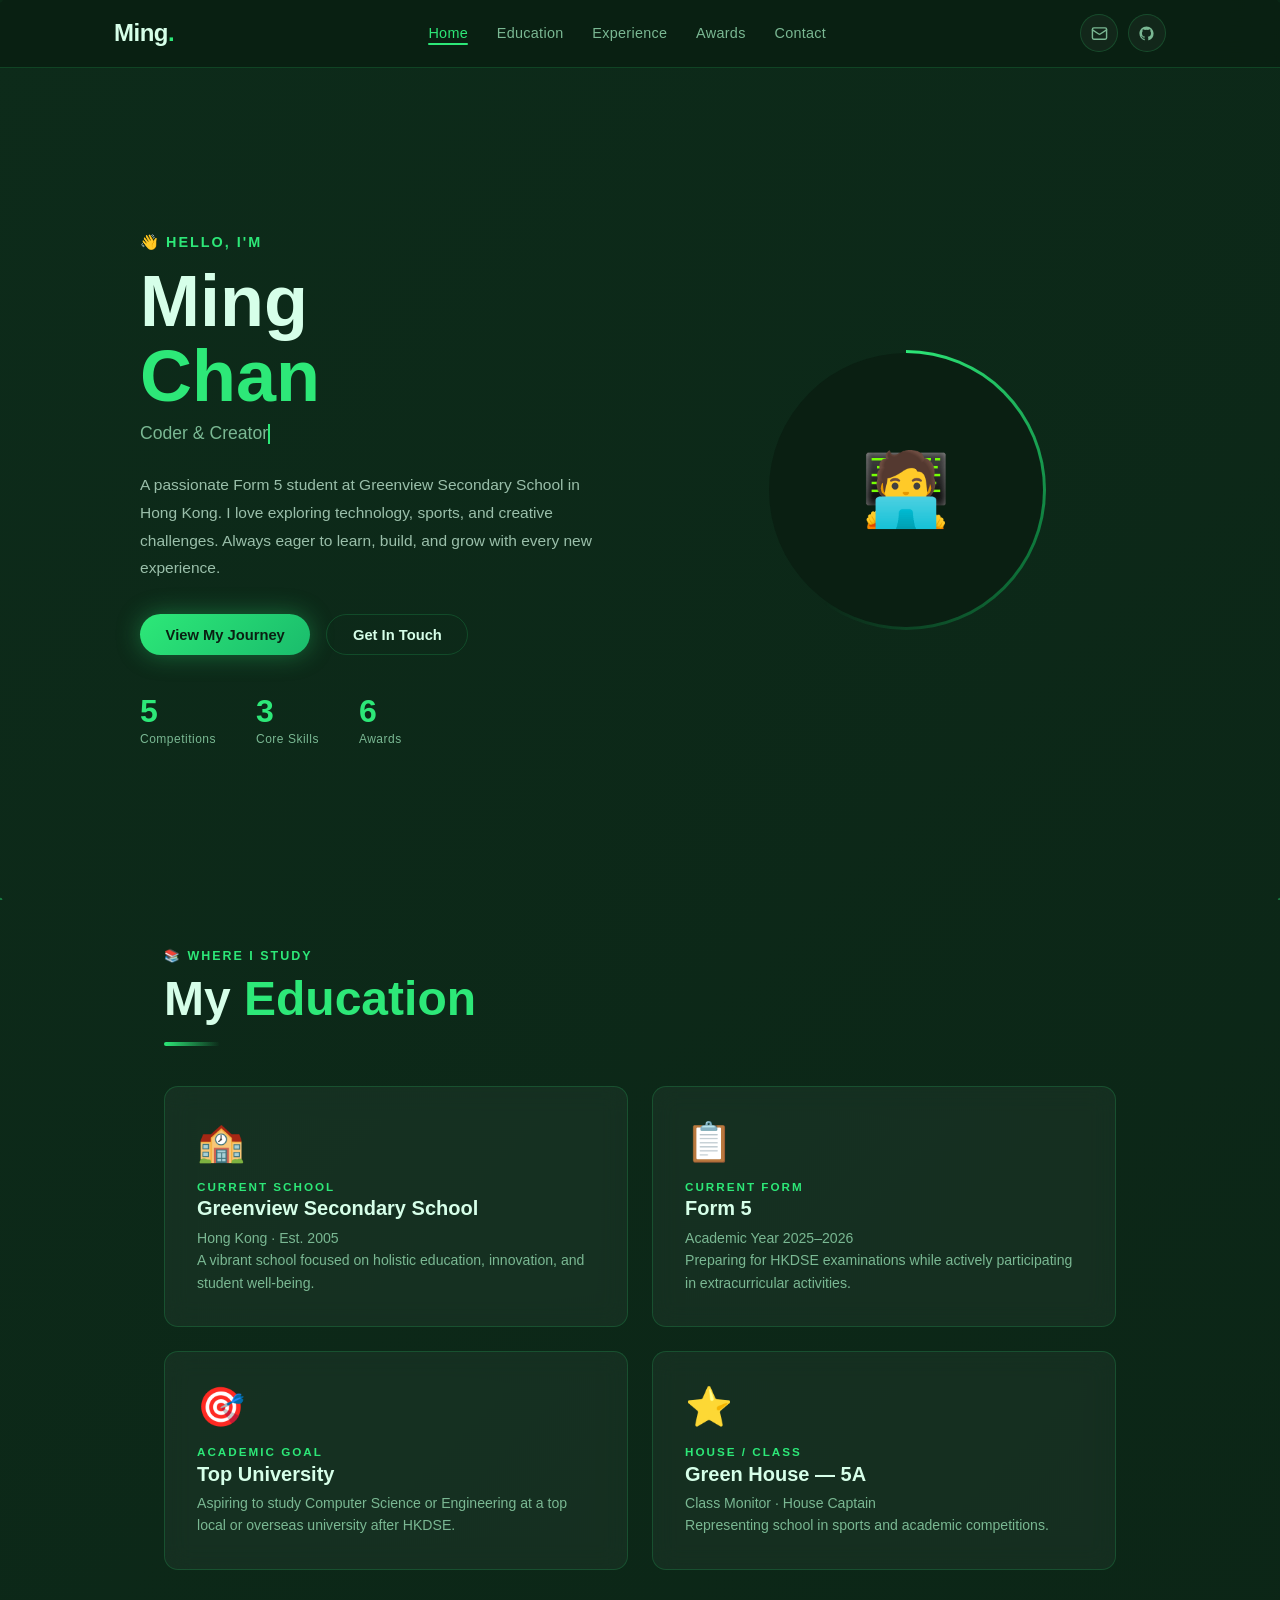
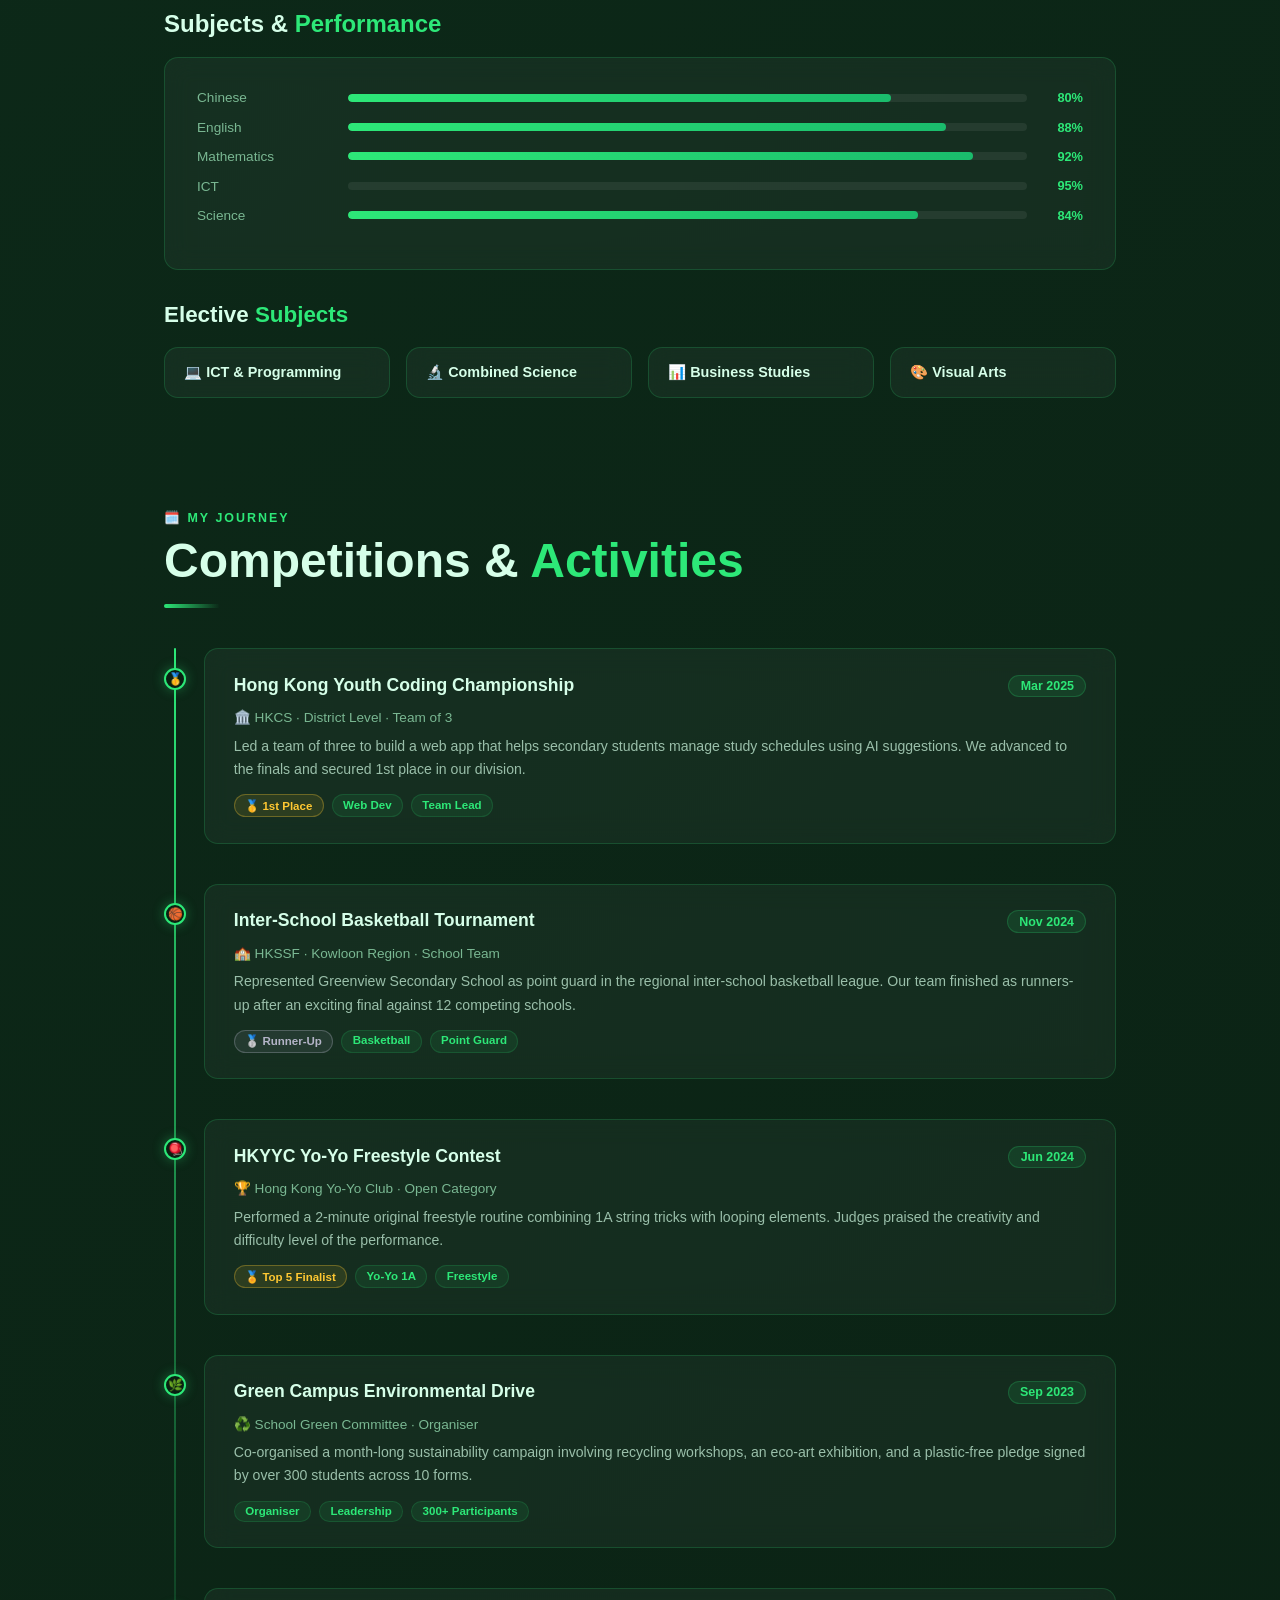
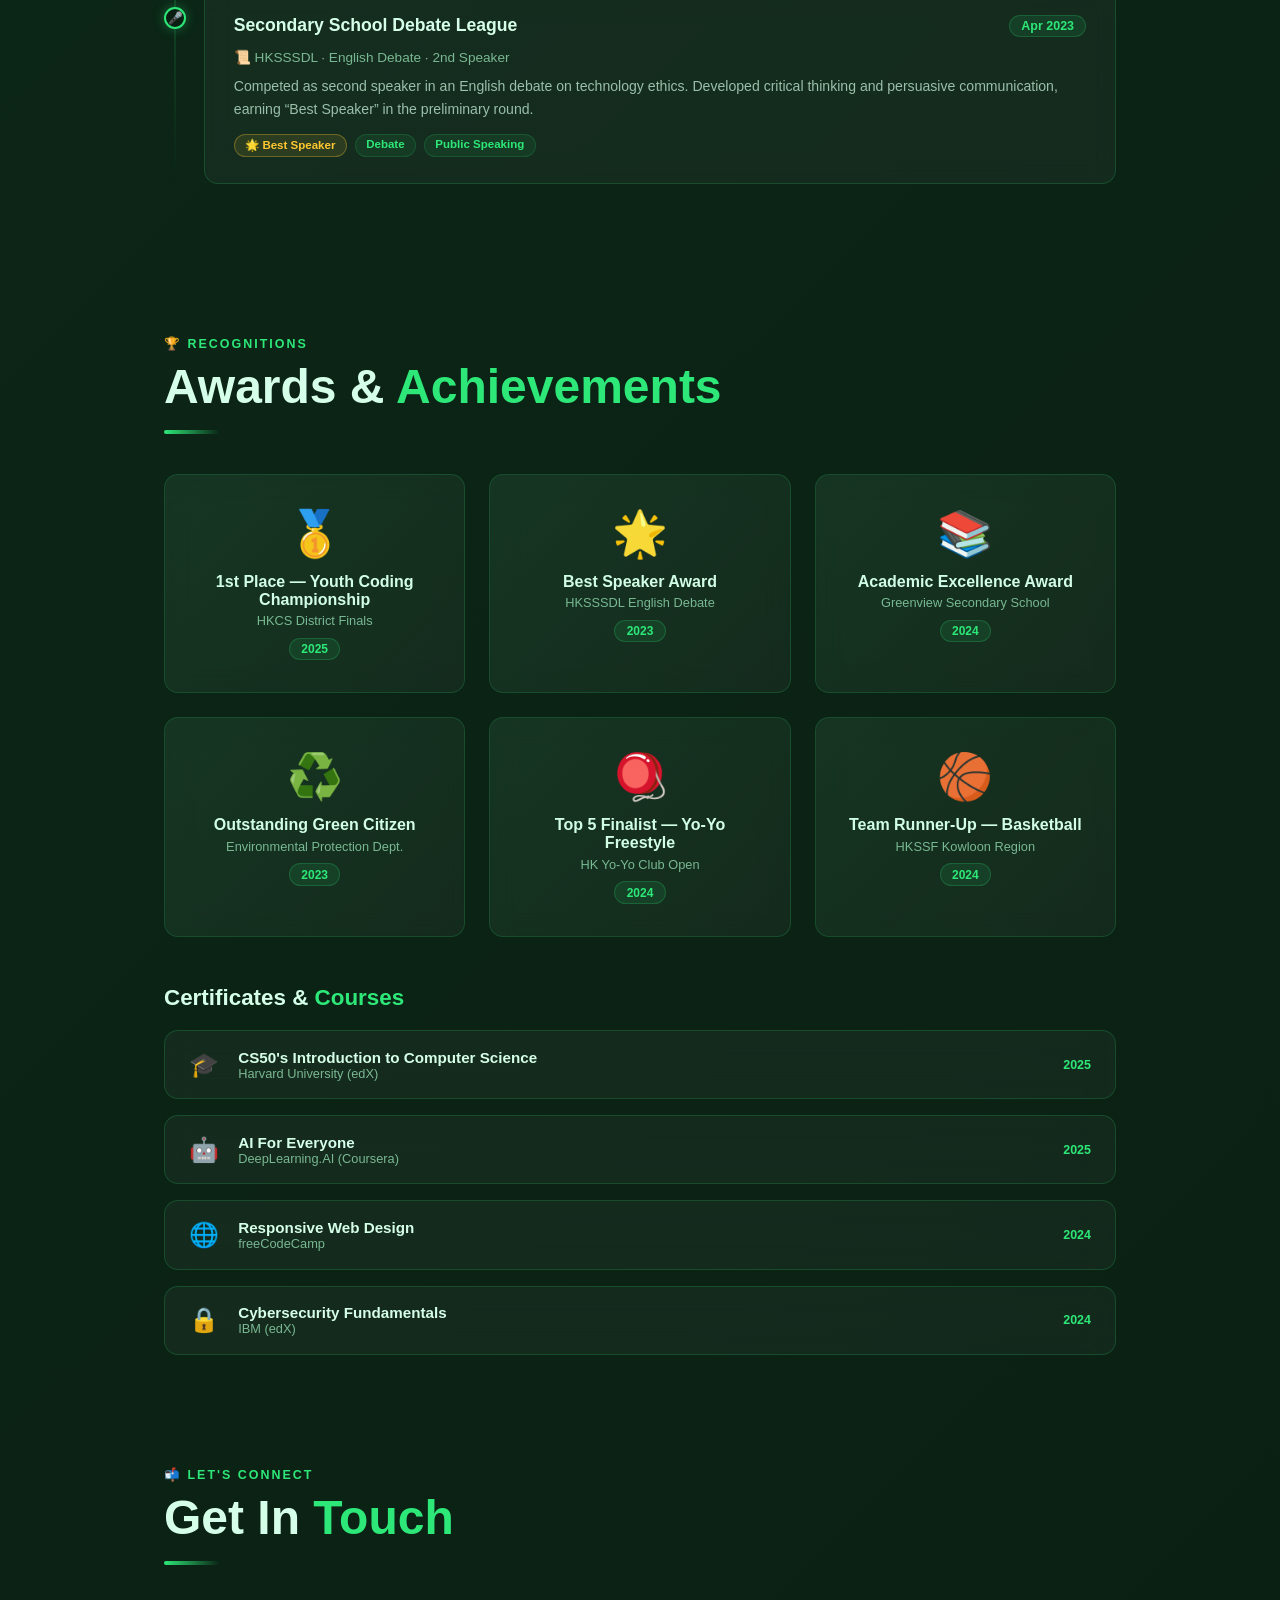
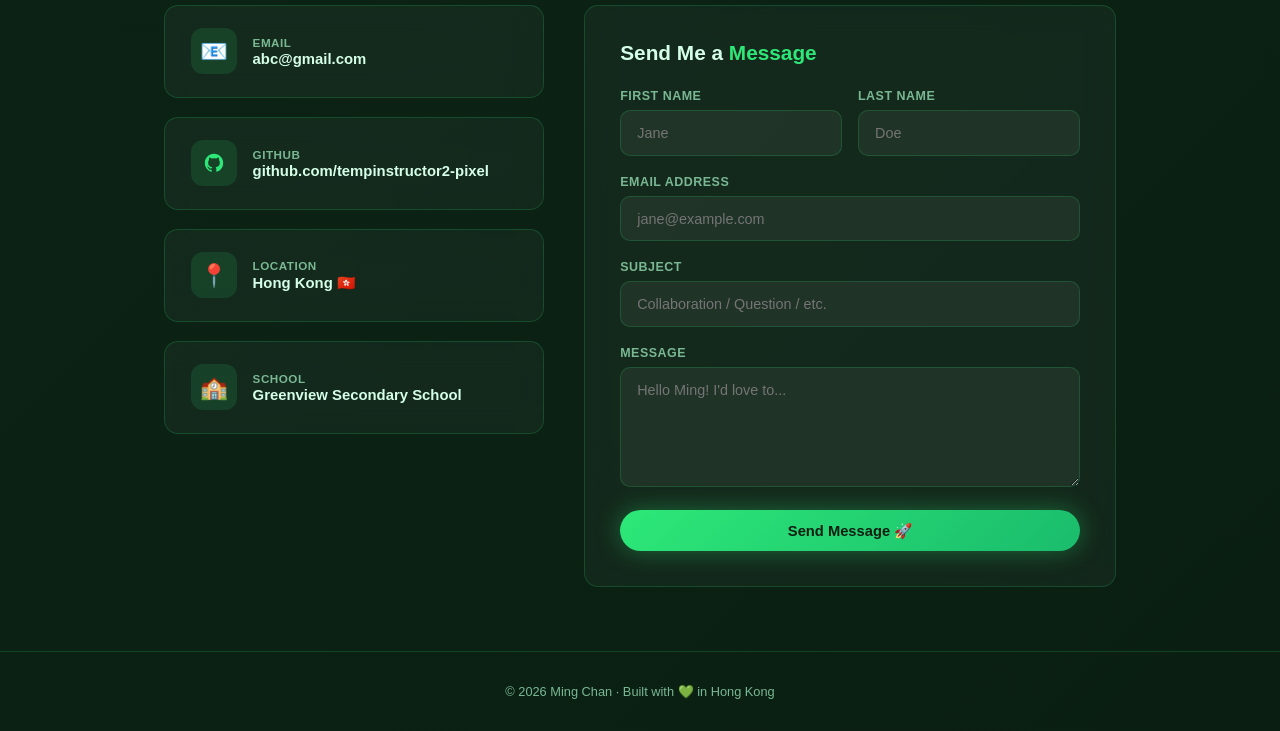
<file: index.html>
<!DOCTYPE html>
<html lang="en">
<head>
  <meta charset="UTF-8"/>
  <meta name="viewport" content="width=device-width,initial-scale=1.0"/>
  <title>Ming Chan — Home</title>
  <link rel="stylesheet" href="style.css"/>
  <script src="main.js" defer></script>
</head>
<body>

<nav class="navbar" id="navbar">
  <div class="nav-container">
    <a class="nav-logo" href="index.html">Ming<span class="dot">.</span></a>
    <ul class="nav-links" id="navLinks">
      <li><a href="#home"         class="nav-link">Home</a></li>
      <li><a href="#education"    class="nav-link">Education</a></li>
      <li><a href="#experience"   class="nav-link">Experience</a></li>
      <li><a href="#achievements" class="nav-link">Awards</a></li>
      <li><a href="#contact"      class="nav-link">Contact</a></li>
    </ul>
    <div class="nav-actions">
      <a href="mailto:abc@gmail.com" class="icon-btn" title="Email Me">
        <svg xmlns="http://www.w3.org/2000/svg" viewBox="0 0 24 24" fill="none"
             stroke="currentColor" stroke-width="2" stroke-linecap="round" stroke-linejoin="round">
          <rect x="2" y="4" width="20" height="16" rx="2"/>
          <path d="m22 7-8.97 5.7a1.94 1.94 0 0 1-2.06 0L2 7"/>
        </svg>
      </a>
      <a href="https://github.com/tempinstructor2-pixel" target="_blank" class="icon-btn" title="GitHub">
        <svg viewBox="0 0 24 24" fill="currentColor">
          <path d="M12 2C6.477 2 2 6.484 2 12.017c0 4.425 2.865 8.18 6.839 9.504.5.092.682-.217.682-.483
          0-.237-.008-.868-.013-1.703-2.782.605-3.369-1.343-3.369-1.343-.454-1.158-1.11-1.466-1.11-1.466
          -.908-.62.069-.608.069-.608 1.003.07 1.531 1.032 1.531 1.032.892 1.53 2.341 1.088 2.91.832
          .092-.647.35-1.088.636-1.338-2.22-.253-4.555-1.113-4.555-4.951 0-1.093.39-1.988 1.029-2.688
          -.103-.253-.446-1.272.098-2.65 0 0 .84-.27 2.75 1.026A9.564 9.564 0 0 1 12 6.844a9.59 9.59 0 0 1
          2.504.337c1.909-1.296 2.747-1.027 2.747-1.027.546 1.379.202 2.398.1 2.651.64.7 1.028 1.595
          1.028 2.688 0 3.848-2.339 4.695-4.566 4.943.359.309.678.92.678 1.855 0 1.338-.012 2.419-.012
          2.747 0 .268.18.58.688.482A10.019 10.019 0 0 0 22 12.017C22 6.484 17.522 2 12 2z"/>
        </svg>
      </a>
      <button class="hamburger" id="hamburger" aria-label="Toggle menu">
        <span></span><span></span><span></span>
      </button>
    </div>
  </div>
</nav>

<main class="page">
  <section class="hero" id="home">
    <div class="hero-inner">
      <div>
        <p class="hero-greeting fade-up">&#x1F44B; Hello, I'm</p>
        <h1 class="hero-name fade-up">Ming<br/><span>Chan</span></h1>
        <p class="hero-tagline fade-up"><span id="typed-text"></span><span class="cursor"></span></p>
        <p class="hero-desc fade-up">
          A passionate Form 5 student at Greenview Secondary School in Hong Kong.
          I love exploring technology, sports, and creative challenges.
          Always eager to learn, build, and grow with every new experience.
        </p>
        <div class="hero-cta fade-up">
          <a href="experience.html" class="btn-green">View My Journey</a>
          <a href="contact.html"    class="btn-outline">Get In Touch</a>
        </div>
        <div class="stats fade-up">
          <div class="stat"><span class="stat-num" data-target="5">0</span><div class="stat-label">Competitions</div></div>
          <div class="stat"><span class="stat-num" data-target="3">0</span><div class="stat-label">Core Skills</div></div>
          <div class="stat"><span class="stat-num" data-target="6">0</span><div class="stat-label">Awards</div></div>
        </div>
      </div>
      <div class="hero-avatar-wrap fade-up">
        <div class="avatar-ring">
          <div class="avatar-inner">&#x1F9D1;&#x200D;&#x1F4BB;</div>
        </div>
      </div>
    </div>
  </section>

  <section id="education">
    <div class="section-wrap compact">
      <p class="section-tag fade-up">&#x1F4DA; Where I Study</p>
      <h2 class="section-title fade-up">My <span>Education</span></h2>
      <div class="section-divider fade-up"></div>

      <div class="edu-grid">
        <div class="glass-card edu-card fade-up">
          <div class="edu-icon">&#x1F3EB;</div>
          <div class="edu-label">Current School</div>
          <div class="edu-value">Greenview Secondary School</div>
          <div class="edu-sub">Hong Kong &middot; Est. 2005<br/>A vibrant school focused on holistic education, innovation, and student well-being.</div>
        </div>
        <div class="glass-card edu-card fade-up">
          <div class="edu-icon">&#x1F4CB;</div>
          <div class="edu-label">Current Form</div>
          <div class="edu-value">Form 5</div>
          <div class="edu-sub">Academic Year 2025&ndash;2026<br/>Preparing for HKDSE examinations while actively participating in extracurricular activities.</div>
        </div>
        <div class="glass-card edu-card fade-up">
          <div class="edu-icon">&#x1F3AF;</div>
          <div class="edu-label">Academic Goal</div>
          <div class="edu-value">Top University</div>
          <div class="edu-sub">Aspiring to study Computer Science or Engineering at a top local or overseas university after HKDSE.</div>
        </div>
        <div class="glass-card edu-card fade-up">
          <div class="edu-icon">&#x2B50;</div>
          <div class="edu-label">House / Class</div>
          <div class="edu-value">Green House &mdash; 5A</div>
          <div class="edu-sub">Class Monitor &middot; House Captain<br/>Representing school in sports and academic competitions.</div>
        </div>
      </div>

      <h3 style="font-size:1.5rem;font-weight:800;margin-bottom:1.2rem" class="fade-up">
        Subjects &amp; <span style="color:var(--green)">Performance</span>
      </h3>
      <div class="glass-card bar-wrap fade-up">
        <div class="bar-row"><div class="bar-subject">Chinese</div>
          <div class="bar-track"><div class="bar-fill" data-pct="80"></div></div>
          <div class="bar-pct">80%</div></div>
        <div class="bar-row"><div class="bar-subject">English</div>
          <div class="bar-track"><div class="bar-fill" data-pct="88"></div></div>
          <div class="bar-pct">88%</div></div>
        <div class="bar-row"><div class="bar-subject">Mathematics</div>
          <div class="bar-track"><div class="bar-fill" data-pct="92"></div></div>
          <div class="bar-pct">92%</div></div>
        <div class="bar-row"><div class="bar-subject">ICT</div>
          <div class="bar-track"><div class="bar-fill" data-pct="95"></div></div>
          <div class="bar-pct">95%</div></div>
        <div class="bar-row"><div class="bar-subject">Science</div>
          <div class="bar-track"><div class="bar-fill" data-pct="84"></div></div>
          <div class="bar-pct">84%</div></div>
      </div>

      <h3 style="font-size:1.4rem;font-weight:800;margin-bottom:1.2rem" class="fade-up">
        Elective <span style="color:var(--green)">Subjects</span>
      </h3>
      <div class="course-grid">
        <div class="glass-card course-chip fade-up">&#x1F4BB; ICT &amp; Programming</div>
        <div class="glass-card course-chip fade-up">&#x1F52C; Combined Science</div>
        <div class="glass-card course-chip fade-up">&#x1F4CA; Business Studies</div>
        <div class="glass-card course-chip fade-up">&#x1F3A8; Visual Arts</div>
      </div>
    </div>
  </section>

  <section id="experience">
    <div class="section-wrap compact">
      <p class="section-tag fade-up">&#x1F5D3;&#xFE0F; My Journey</p>
      <h2 class="section-title fade-up">Competitions &amp; <span>Activities</span></h2>
      <div class="section-divider fade-up"></div>

      <div class="timeline">
        <div class="tl-item fade-up">
          <div class="tl-dot">&#x1F947;</div>
          <div class="glass-card tl-card">
            <div class="tl-header">
              <div class="tl-title">Hong Kong Youth Coding Championship</div>
              <div class="tl-date">Mar 2025</div>
            </div>
            <div class="tl-org">&#x1F3DB;&#xFE0F; HKCS &middot; District Level &middot; Team of 3</div>
            <div class="tl-desc">Led a team of three to build a web app that helps secondary students
              manage study schedules using AI suggestions. We advanced to the finals and secured
              1st place in our division.</div>
            <div class="tl-badges">
              <span class="tl-badge gold">&#x1F947; 1st Place</span>
              <span class="tl-badge">Web Dev</span>
              <span class="tl-badge">Team Lead</span>
            </div>
          </div>
        </div>

        <div class="tl-item fade-up">
          <div class="tl-dot">&#x1F3C0;</div>
          <div class="glass-card tl-card">
            <div class="tl-header">
              <div class="tl-title">Inter-School Basketball Tournament</div>
              <div class="tl-date">Nov 2024</div>
            </div>
            <div class="tl-org">&#x1F3EB; HKSSF &middot; Kowloon Region &middot; School Team</div>
            <div class="tl-desc">Represented Greenview Secondary School as point guard in the regional
              inter-school basketball league. Our team finished as runners-up after an exciting final
              against 12 competing schools.</div>
            <div class="tl-badges">
              <span class="tl-badge silver">&#x1F948; Runner-Up</span>
              <span class="tl-badge">Basketball</span>
              <span class="tl-badge">Point Guard</span>
            </div>
          </div>
        </div>

        <div class="tl-item fade-up">
          <div class="tl-dot">&#x1FA80;</div>
          <div class="glass-card tl-card">
            <div class="tl-header">
              <div class="tl-title">HKYYC Yo-Yo Freestyle Contest</div>
              <div class="tl-date">Jun 2024</div>
            </div>
            <div class="tl-org">&#x1F3C6; Hong Kong Yo-Yo Club &middot; Open Category</div>
            <div class="tl-desc">Performed a 2-minute original freestyle routine combining 1A string
              tricks with looping elements. Judges praised the creativity and difficulty level
              of the performance.</div>
            <div class="tl-badges">
              <span class="tl-badge gold">&#x1F3C5; Top 5 Finalist</span>
              <span class="tl-badge">Yo-Yo 1A</span>
              <span class="tl-badge">Freestyle</span>
            </div>
          </div>
        </div>

        <div class="tl-item fade-up">
          <div class="tl-dot">&#x1F33F;</div>
          <div class="glass-card tl-card">
            <div class="tl-header">
              <div class="tl-title">Green Campus Environmental Drive</div>
              <div class="tl-date">Sep 2023</div>
            </div>
            <div class="tl-org">&#x267B;&#xFE0F; School Green Committee &middot; Organiser</div>
            <div class="tl-desc">Co-organised a month-long sustainability campaign involving recycling
              workshops, an eco-art exhibition, and a plastic-free pledge signed by over 300
              students across 10 forms.</div>
            <div class="tl-badges">
              <span class="tl-badge">Organiser</span>
              <span class="tl-badge">Leadership</span>
              <span class="tl-badge">300+ Participants</span>
            </div>
          </div>
        </div>

        <div class="tl-item fade-up">
          <div class="tl-dot">&#x1F3A4;</div>
          <div class="glass-card tl-card">
            <div class="tl-header">
              <div class="tl-title">Secondary School Debate League</div>
              <div class="tl-date">Apr 2023</div>
            </div>
            <div class="tl-org">&#x1F4DC; HKSSSDL &middot; English Debate &middot; 2nd Speaker</div>
            <div class="tl-desc">Competed as second speaker in an English debate on technology ethics.
              Developed critical thinking and persuasive communication, earning &ldquo;Best Speaker&rdquo;
              in the preliminary round.</div>
            <div class="tl-badges">
              <span class="tl-badge gold">&#x1F31F; Best Speaker</span>
              <span class="tl-badge">Debate</span>
              <span class="tl-badge">Public Speaking</span>
            </div>
          </div>
        </div>
      </div>
    </div>
  </section>

  <section id="achievements">
    <div class="section-wrap compact">
      <p class="section-tag fade-up">&#x1F3C6; Recognitions</p>
      <h2 class="section-title fade-up">Awards &amp; <span>Achievements</span></h2>
      <div class="section-divider fade-up"></div>

      <div class="award-grid">
        <div class="glass-card award-card fade-up">
          <span class="award-icon">&#x1F947;</span>
          <div class="award-title">1st Place &mdash; Youth Coding Championship</div>
          <div class="award-org">HKCS District Finals</div>
          <span class="award-year">2025</span>
        </div>
        <div class="glass-card award-card fade-up">
          <span class="award-icon">&#x1F31F;</span>
          <div class="award-title">Best Speaker Award</div>
          <div class="award-org">HKSSSDL English Debate</div>
          <span class="award-year">2023</span>
        </div>
        <div class="glass-card award-card fade-up">
          <span class="award-icon">&#x1F4DA;</span>
          <div class="award-title">Academic Excellence Award</div>
          <div class="award-org">Greenview Secondary School</div>
          <span class="award-year">2024</span>
        </div>
        <div class="glass-card award-card fade-up">
          <span class="award-icon">&#x267B;&#xFE0F;</span>
          <div class="award-title">Outstanding Green Citizen</div>
          <div class="award-org">Environmental Protection Dept.</div>
          <span class="award-year">2023</span>
        </div>
        <div class="glass-card award-card fade-up">
          <span class="award-icon">&#x1FA80;</span>
          <div class="award-title">Top 5 Finalist &mdash; Yo-Yo Freestyle</div>
          <div class="award-org">HK Yo-Yo Club Open</div>
          <span class="award-year">2024</span>
        </div>
        <div class="glass-card award-card fade-up">
          <span class="award-icon">&#x1F3C0;</span>
          <div class="award-title">Team Runner-Up &mdash; Basketball</div>
          <div class="award-org">HKSSF Kowloon Region</div>
          <span class="award-year">2024</span>
        </div>
      </div>

      <h3 style="font-size:1.4rem;font-weight:800;margin:3rem 0 1.2rem" class="fade-up">
        Certificates &amp; <span style="color:var(--green)">Courses</span>
      </h3>
      <div class="cert-list">
        <div class="glass-card cert-row fade-up">
          <span class="cert-icon">&#x1F393;</span>
          <div><div class="cert-name">CS50's Introduction to Computer Science</div>
            <div class="cert-issuer">Harvard University (edX)</div></div>
          <div class="cert-date">2025</div>
        </div>
        <div class="glass-card cert-row fade-up">
          <span class="cert-icon">&#x1F916;</span>
          <div><div class="cert-name">AI For Everyone</div>
            <div class="cert-issuer">DeepLearning.AI (Coursera)</div></div>
          <div class="cert-date">2025</div>
        </div>
        <div class="glass-card cert-row fade-up">
          <span class="cert-icon">&#x1F310;</span>
          <div><div class="cert-name">Responsive Web Design</div>
            <div class="cert-issuer">freeCodeCamp</div></div>
          <div class="cert-date">2024</div>
        </div>
        <div class="glass-card cert-row fade-up">
          <span class="cert-icon">&#x1F512;</span>
          <div><div class="cert-name">Cybersecurity Fundamentals</div>
            <div class="cert-issuer">IBM (edX)</div></div>
          <div class="cert-date">2024</div>
        </div>
      </div>
    </div>
  </section>

  <section id="contact">
    <div class="section-wrap compact">
      <p class="section-tag fade-up">&#x1F4EC; Let's Connect</p>
      <h2 class="section-title fade-up">Get In <span>Touch</span></h2>
      <div class="section-divider fade-up"></div>

      <div class="contact-grid">
        <div class="contact-info">
          <a href="mailto:abc@gmail.com" class="glass-card info-card fade-up">
            <div class="info-icon">&#x1F4E7;</div>
            <div><div class="info-label">Email</div>
              <div class="info-val">abc@gmail.com</div></div>
          </a>
          <a href="https://github.com/tempinstructor2-pixel" target="_blank" class="glass-card info-card fade-up">
            <div class="info-icon"><svg viewBox="0 0 24 24" fill="currentColor" style="width:22px;height:22px;color:var(--green)">
    <path d="M12 2C6.477 2 2 6.484 2 12.017c0 4.425 2.865 8.18 6.839 9.504.5.092.682-.217.682-.483
    0-.237-.008-.868-.013-1.703-2.782.605-3.369-1.343-3.369-1.343-.454-1.158-1.11-1.466-1.11-1.466
    -.908-.62.069-.608.069-.608 1.003.07 1.531 1.032 1.531 1.032.892 1.53 2.341 1.088 2.91.832
    .092-.647.35-1.088.636-1.338-2.22-.253-4.555-1.113-4.555-4.951 0-1.093.39-1.988 1.029-2.688
    -.103-.253-.446-1.272.098-2.65 0 0 .84-.27 2.75 1.026A9.564 9.564 0 0 1 12 6.844a9.59 9.59 0 0 1
    2.504.337c1.909-1.296 2.747-1.027 2.747-1.027.546 1.379.202 2.398.1 2.651.64.7 1.028 1.595
    1.028 2.688 0 3.848-2.339 4.695-4.566 4.943.359.309.678.92.678 1.855 0 1.338-.012 2.419-.012
    2.747 0 .268.18.58.688.482A10.019 10.019 0 0 0 22 12.017C22 6.484 17.522 2 12 2z"/>
  </svg></div>
            <div><div class="info-label">GitHub</div>
              <div class="info-val">github.com/tempinstructor2-pixel</div></div>
          </a>
          <div class="glass-card info-card fade-up" style="cursor:default">
            <div class="info-icon">&#x1F4CD;</div>
            <div><div class="info-label">Location</div>
              <div class="info-val">Hong Kong &#x1F1ED;&#x1F1F0;</div></div>
          </div>
          <div class="glass-card info-card fade-up" style="cursor:default">
            <div class="info-icon">&#x1F3EB;</div>
            <div><div class="info-label">School</div>
              <div class="info-val">Greenview Secondary School</div></div>
          </div>
        </div>

        <div class="glass-card form-card fade-up">
          <div class="form-title">Send Me a <span style="color:var(--green)">Message</span></div>
          <form id="contactForm" novalidate>
            <div class="form-row">
              <div class="form-group">
                <label for="fname">First Name</label>
                <input type="text" id="fname" placeholder="Jane" required/>
              </div>
              <div class="form-group">
                <label for="lname">Last Name</label>
                <input type="text" id="lname" placeholder="Doe" required/>
              </div>
            </div>
            <div class="form-group">
              <label for="femail">Email Address</label>
              <input type="email" id="femail" placeholder="jane@example.com" required/>
            </div>
            <div class="form-group">
              <label for="fsubject">Subject</label>
              <input type="text" id="fsubject" placeholder="Collaboration / Question / etc."/>
            </div>
            <div class="form-group">
              <label for="fmessage">Message</label>
              <textarea id="fmessage" placeholder="Hello Ming! I'd love to..." required></textarea>
            </div>
            <button type="submit" class="btn-green" style="width:100%;justify-content:center">
              Send Message &#x1F680;
            </button>
          </form>
        </div>
      </div>
    </div>
  </section>
</main>
<div class="toast" id="toast">&#x2705; Message sent! I'll get back to you soon.</div>
<footer class="footer"><p>&#169; 2026 Ming Chan &middot; Built with &#x1F49A; in Hong Kong</p></footer>
</body>
</html>
</file>
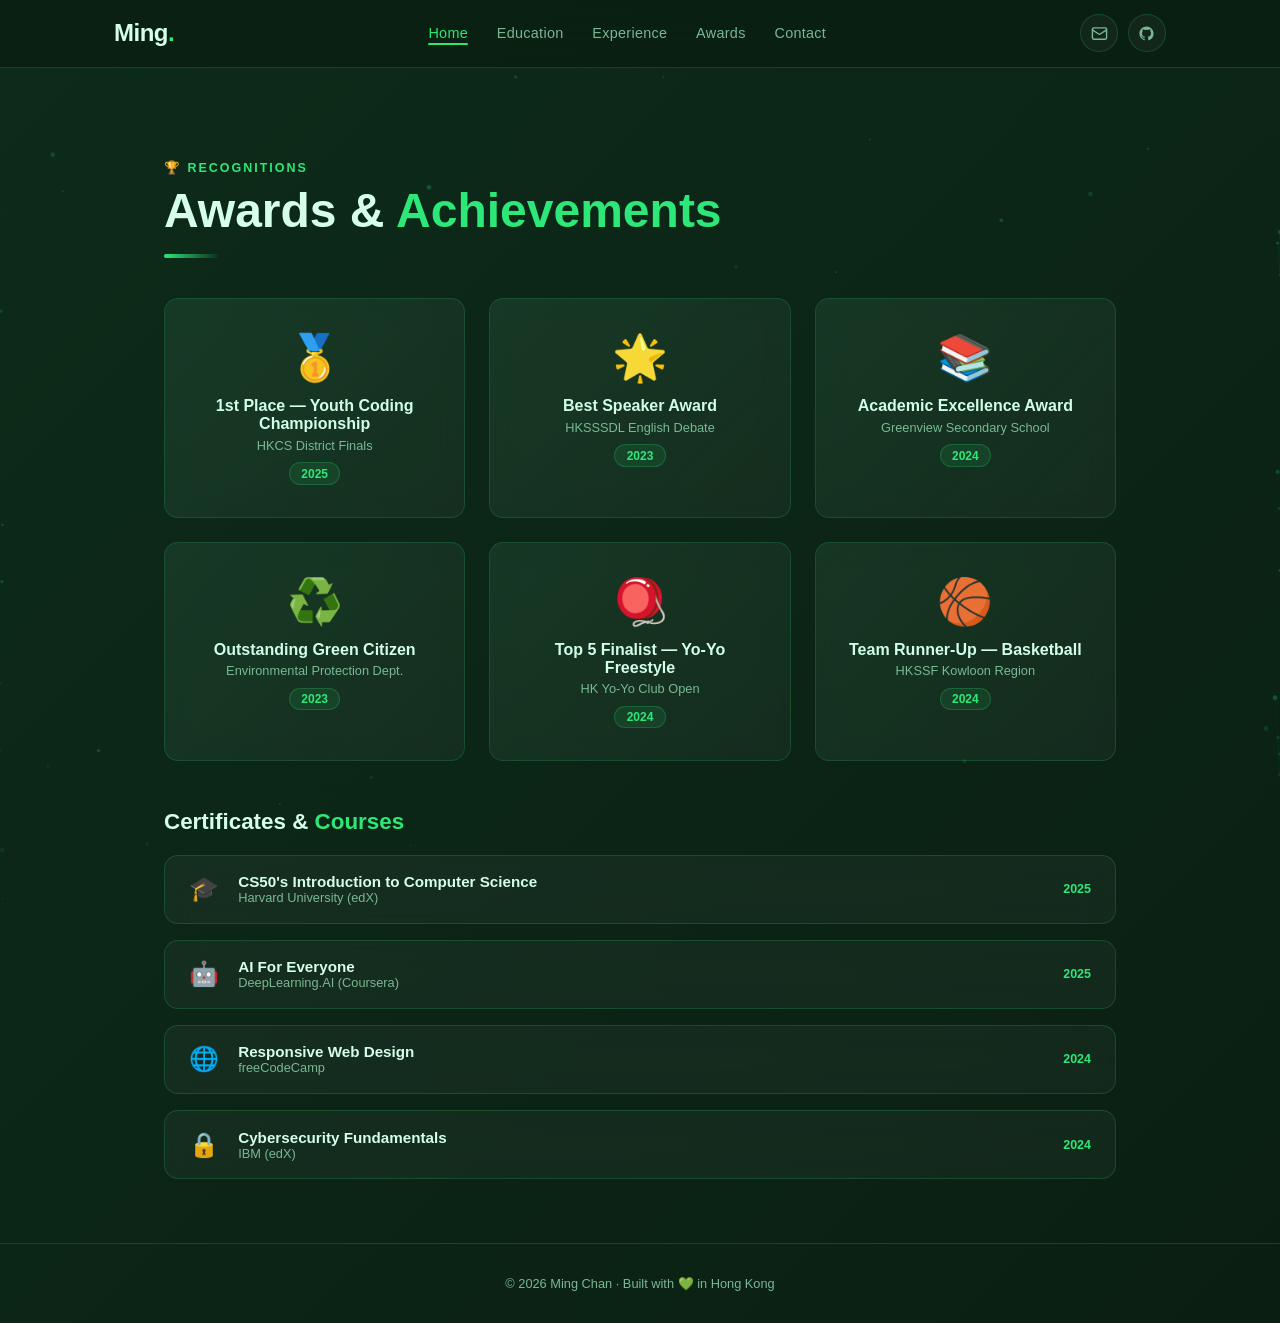
<file: achievements.html>
<!DOCTYPE html>
<html lang="en">
<head>
  <meta charset="UTF-8"/>
  <meta name="viewport" content="width=device-width,initial-scale=1.0"/>
  <title>Ming Chan — Awards</title>
  <link rel="stylesheet" href="style.css"/>
  <script src="main.js" defer></script>
</head>
<body>

<nav class="navbar" id="navbar">
  <div class="nav-container">
    <a class="nav-logo" href="index.html">Ming<span class="dot">.</span></a>
    <ul class="nav-links" id="navLinks">
      <li><a href="index.html#home"         class="nav-link">Home</a></li>
      <li><a href="index.html#education"    class="nav-link">Education</a></li>
      <li><a href="index.html#experience"   class="nav-link">Experience</a></li>
      <li><a href="index.html#achievements" class="nav-link">Awards</a></li>
      <li><a href="index.html#contact"      class="nav-link">Contact</a></li>
    </ul>
    <div class="nav-actions">
      <a href="mailto:abc@gmail.com" class="icon-btn" title="Email Me">
        <svg xmlns="http://www.w3.org/2000/svg" viewBox="0 0 24 24" fill="none"
             stroke="currentColor" stroke-width="2" stroke-linecap="round" stroke-linejoin="round">
          <rect x="2" y="4" width="20" height="16" rx="2"/>
          <path d="m22 7-8.97 5.7a1.94 1.94 0 0 1-2.06 0L2 7"/>
        </svg>
      </a>
      <a href="https://github.com/tempinstructor2-pixel" target="_blank" class="icon-btn" title="GitHub">
        <svg viewBox="0 0 24 24" fill="currentColor">
          <path d="M12 2C6.477 2 2 6.484 2 12.017c0 4.425 2.865 8.18 6.839 9.504.5.092.682-.217.682-.483
          0-.237-.008-.868-.013-1.703-2.782.605-3.369-1.343-3.369-1.343-.454-1.158-1.11-1.466-1.11-1.466
          -.908-.62.069-.608.069-.608 1.003.07 1.531 1.032 1.531 1.032.892 1.53 2.341 1.088 2.91.832
          .092-.647.35-1.088.636-1.338-2.22-.253-4.555-1.113-4.555-4.951 0-1.093.39-1.988 1.029-2.688
          -.103-.253-.446-1.272.098-2.65 0 0 .84-.27 2.75 1.026A9.564 9.564 0 0 1 12 6.844a9.59 9.59 0 0 1
          2.504.337c1.909-1.296 2.747-1.027 2.747-1.027.546 1.379.202 2.398.1 2.651.64.7 1.028 1.595
          1.028 2.688 0 3.848-2.339 4.695-4.566 4.943.359.309.678.92.678 1.855 0 1.338-.012 2.419-.012
          2.747 0 .268.18.58.688.482A10.019 10.019 0 0 0 22 12.017C22 6.484 17.522 2 12 2z"/>
        </svg>
      </a>
      <button class="hamburger" id="hamburger" aria-label="Toggle menu">
        <span></span><span></span><span></span>
      </button>
    </div>
  </div>
</nav>

<main class="page">
  <div class="section-wrap">
    <p class="section-tag fade-up">&#x1F3C6; Recognitions</p>
    <h2 class="section-title fade-up">Awards &amp; <span>Achievements</span></h2>
    <div class="section-divider fade-up"></div>

    <div class="award-grid">
      <div class="glass-card award-card fade-up">
        <span class="award-icon">&#x1F947;</span>
        <div class="award-title">1st Place &mdash; Youth Coding Championship</div>
        <div class="award-org">HKCS District Finals</div>
        <span class="award-year">2025</span>
      </div>
      <div class="glass-card award-card fade-up">
        <span class="award-icon">&#x1F31F;</span>
        <div class="award-title">Best Speaker Award</div>
        <div class="award-org">HKSSSDL English Debate</div>
        <span class="award-year">2023</span>
      </div>
      <div class="glass-card award-card fade-up">
        <span class="award-icon">&#x1F4DA;</span>
        <div class="award-title">Academic Excellence Award</div>
        <div class="award-org">Greenview Secondary School</div>
        <span class="award-year">2024</span>
      </div>
      <div class="glass-card award-card fade-up">
        <span class="award-icon">&#x267B;&#xFE0F;</span>
        <div class="award-title">Outstanding Green Citizen</div>
        <div class="award-org">Environmental Protection Dept.</div>
        <span class="award-year">2023</span>
      </div>
      <div class="glass-card award-card fade-up">
        <span class="award-icon">&#x1FA80;</span>
        <div class="award-title">Top 5 Finalist &mdash; Yo-Yo Freestyle</div>
        <div class="award-org">HK Yo-Yo Club Open</div>
        <span class="award-year">2024</span>
      </div>
      <div class="glass-card award-card fade-up">
        <span class="award-icon">&#x1F3C0;</span>
        <div class="award-title">Team Runner-Up &mdash; Basketball</div>
        <div class="award-org">HKSSF Kowloon Region</div>
        <span class="award-year">2024</span>
      </div>
    </div>

    <h3 style="font-size:1.4rem;font-weight:800;margin:3rem 0 1.2rem" class="fade-up">
      Certificates &amp; <span style="color:var(--green)">Courses</span>
    </h3>
    <div class="cert-list">
      <div class="glass-card cert-row fade-up">
        <span class="cert-icon">&#x1F393;</span>
        <div><div class="cert-name">CS50's Introduction to Computer Science</div>
          <div class="cert-issuer">Harvard University (edX)</div></div>
        <div class="cert-date">2025</div>
      </div>
      <div class="glass-card cert-row fade-up">
        <span class="cert-icon">&#x1F916;</span>
        <div><div class="cert-name">AI For Everyone</div>
          <div class="cert-issuer">DeepLearning.AI (Coursera)</div></div>
        <div class="cert-date">2025</div>
      </div>
      <div class="glass-card cert-row fade-up">
        <span class="cert-icon">&#x1F310;</span>
        <div><div class="cert-name">Responsive Web Design</div>
          <div class="cert-issuer">freeCodeCamp</div></div>
        <div class="cert-date">2024</div>
      </div>
      <div class="glass-card cert-row fade-up">
        <span class="cert-icon">&#x1F512;</span>
        <div><div class="cert-name">Cybersecurity Fundamentals</div>
          <div class="cert-issuer">IBM (edX)</div></div>
        <div class="cert-date">2024</div>
      </div>
    </div>
  </div>
</main>
<footer class="footer"><p>&#169; 2026 Ming Chan &middot; Built with &#x1F49A; in Hong Kong</p></footer>
</body>
</html>
</file>
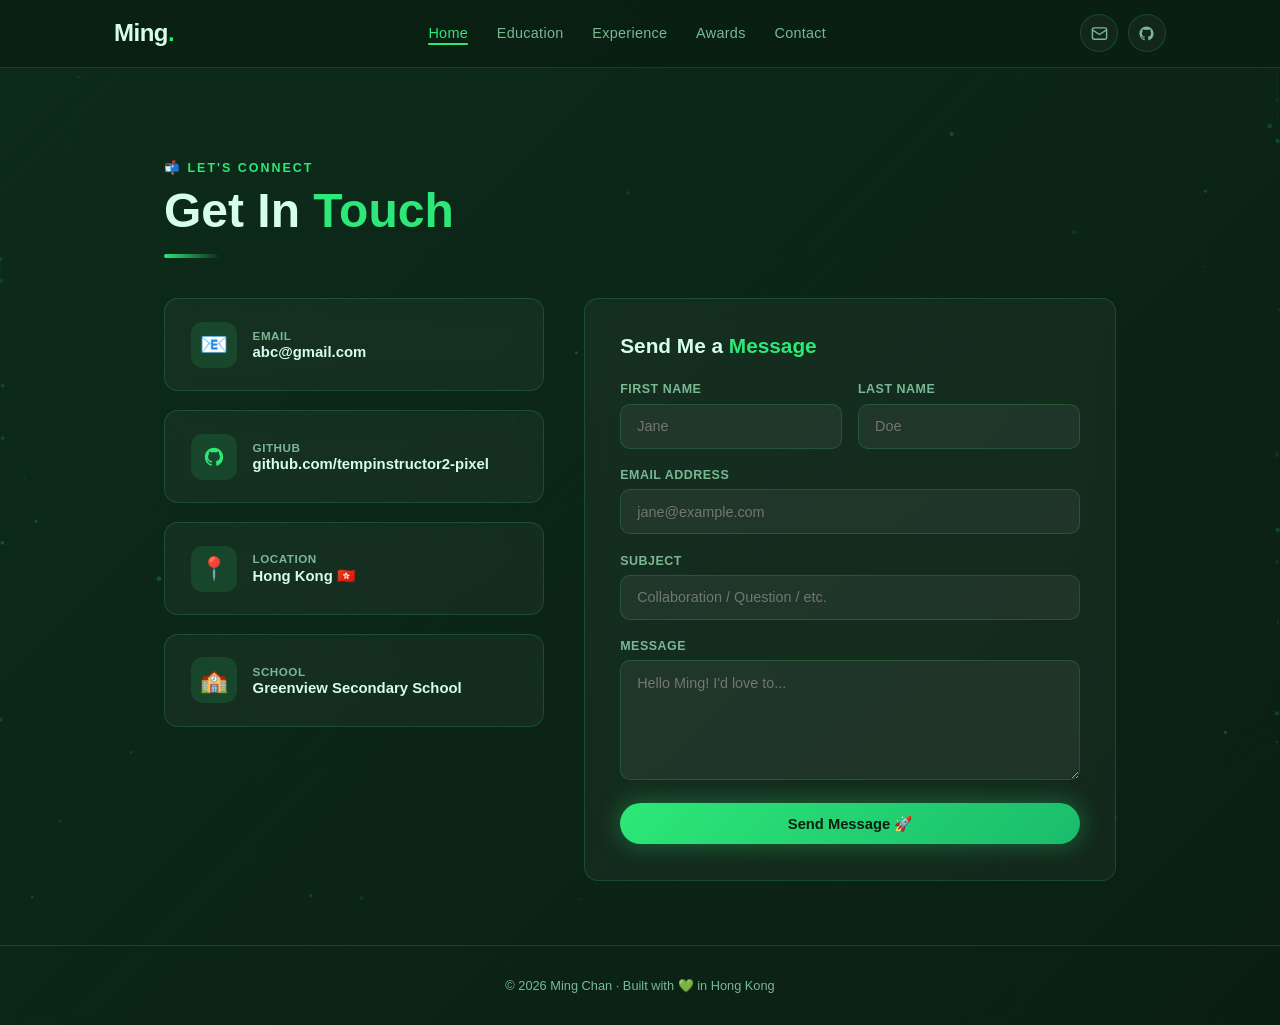
<file: contact.html>
<!DOCTYPE html>
<html lang="en">
<head>
  <meta charset="UTF-8"/>
  <meta name="viewport" content="width=device-width,initial-scale=1.0"/>
  <title>Ming Chan — Contact</title>
  <link rel="stylesheet" href="style.css"/>
  <script src="main.js" defer></script>
</head>
<body>

<nav class="navbar" id="navbar">
  <div class="nav-container">
    <a class="nav-logo" href="index.html">Ming<span class="dot">.</span></a>
    <ul class="nav-links" id="navLinks">
      <li><a href="index.html#home"         class="nav-link">Home</a></li>
      <li><a href="index.html#education"    class="nav-link">Education</a></li>
      <li><a href="index.html#experience"   class="nav-link">Experience</a></li>
      <li><a href="index.html#achievements" class="nav-link">Awards</a></li>
      <li><a href="index.html#contact"      class="nav-link">Contact</a></li>
    </ul>
    <div class="nav-actions">
      <a href="mailto:abc@gmail.com" class="icon-btn" title="Email Me">
        <svg xmlns="http://www.w3.org/2000/svg" viewBox="0 0 24 24" fill="none"
             stroke="currentColor" stroke-width="2" stroke-linecap="round" stroke-linejoin="round">
          <rect x="2" y="4" width="20" height="16" rx="2"/>
          <path d="m22 7-8.97 5.7a1.94 1.94 0 0 1-2.06 0L2 7"/>
        </svg>
      </a>
      <a href="https://github.com/tempinstructor2-pixel" target="_blank" class="icon-btn" title="GitHub">
        <svg viewBox="0 0 24 24" fill="currentColor">
          <path d="M12 2C6.477 2 2 6.484 2 12.017c0 4.425 2.865 8.18 6.839 9.504.5.092.682-.217.682-.483
          0-.237-.008-.868-.013-1.703-2.782.605-3.369-1.343-3.369-1.343-.454-1.158-1.11-1.466-1.11-1.466
          -.908-.62.069-.608.069-.608 1.003.07 1.531 1.032 1.531 1.032.892 1.53 2.341 1.088 2.91.832
          .092-.647.35-1.088.636-1.338-2.22-.253-4.555-1.113-4.555-4.951 0-1.093.39-1.988 1.029-2.688
          -.103-.253-.446-1.272.098-2.65 0 0 .84-.27 2.75 1.026A9.564 9.564 0 0 1 12 6.844a9.59 9.59 0 0 1
          2.504.337c1.909-1.296 2.747-1.027 2.747-1.027.546 1.379.202 2.398.1 2.651.64.7 1.028 1.595
          1.028 2.688 0 3.848-2.339 4.695-4.566 4.943.359.309.678.92.678 1.855 0 1.338-.012 2.419-.012
          2.747 0 .268.18.58.688.482A10.019 10.019 0 0 0 22 12.017C22 6.484 17.522 2 12 2z"/>
        </svg>
      </a>
      <button class="hamburger" id="hamburger" aria-label="Toggle menu">
        <span></span><span></span><span></span>
      </button>
    </div>
  </div>
</nav>

<main class="page">
  <div class="section-wrap">
    <p class="section-tag fade-up">&#x1F4EC; Let's Connect</p>
    <h2 class="section-title fade-up">Get In <span>Touch</span></h2>
    <div class="section-divider fade-up"></div>

    <div class="contact-grid">
      <div class="contact-info">
        <a href="mailto:abc@gmail.com" class="glass-card info-card fade-up">
          <div class="info-icon">&#x1F4E7;</div>
          <div><div class="info-label">Email</div>
            <div class="info-val">abc@gmail.com</div></div>
        </a>
        <a href="https://github.com/tempinstructor2-pixel" target="_blank" class="glass-card info-card fade-up">
          <div class="info-icon"><svg viewBox="0 0 24 24" fill="currentColor" style="width:22px;height:22px;color:var(--green)">
  <path d="M12 2C6.477 2 2 6.484 2 12.017c0 4.425 2.865 8.18 6.839 9.504.5.092.682-.217.682-.483
  0-.237-.008-.868-.013-1.703-2.782.605-3.369-1.343-3.369-1.343-.454-1.158-1.11-1.466-1.11-1.466
  -.908-.62.069-.608.069-.608 1.003.07 1.531 1.032 1.531 1.032.892 1.53 2.341 1.088 2.91.832
  .092-.647.35-1.088.636-1.338-2.22-.253-4.555-1.113-4.555-4.951 0-1.093.39-1.988 1.029-2.688
  -.103-.253-.446-1.272.098-2.65 0 0 .84-.27 2.75 1.026A9.564 9.564 0 0 1 12 6.844a9.59 9.59 0 0 1
  2.504.337c1.909-1.296 2.747-1.027 2.747-1.027.546 1.379.202 2.398.1 2.651.64.7 1.028 1.595
  1.028 2.688 0 3.848-2.339 4.695-4.566 4.943.359.309.678.92.678 1.855 0 1.338-.012 2.419-.012
  2.747 0 .268.18.58.688.482A10.019 10.019 0 0 0 22 12.017C22 6.484 17.522 2 12 2z"/>
</svg></div>
          <div><div class="info-label">GitHub</div>
            <div class="info-val">github.com/tempinstructor2-pixel</div></div>
        </a>
        <div class="glass-card info-card fade-up" style="cursor:default">
          <div class="info-icon">&#x1F4CD;</div>
          <div><div class="info-label">Location</div>
            <div class="info-val">Hong Kong &#x1F1ED;&#x1F1F0;</div></div>
        </div>
        <div class="glass-card info-card fade-up" style="cursor:default">
          <div class="info-icon">&#x1F3EB;</div>
          <div><div class="info-label">School</div>
            <div class="info-val">Greenview Secondary School</div></div>
        </div>
      </div>

      <div class="glass-card form-card fade-up">
        <div class="form-title">Send Me a <span style="color:var(--green)">Message</span></div>
        <form id="contactForm" novalidate>
          <div class="form-row">
            <div class="form-group">
              <label for="fname">First Name</label>
              <input type="text" id="fname" placeholder="Jane" required/>
            </div>
            <div class="form-group">
              <label for="lname">Last Name</label>
              <input type="text" id="lname" placeholder="Doe" required/>
            </div>
          </div>
          <div class="form-group">
            <label for="femail">Email Address</label>
            <input type="email" id="femail" placeholder="jane@example.com" required/>
          </div>
          <div class="form-group">
            <label for="fsubject">Subject</label>
            <input type="text" id="fsubject" placeholder="Collaboration / Question / etc."/>
          </div>
          <div class="form-group">
            <label for="fmessage">Message</label>
            <textarea id="fmessage" placeholder="Hello Ming! I'd love to..." required></textarea>
          </div>
          <button type="submit" class="btn-green" style="width:100%;justify-content:center">
            Send Message &#x1F680;
          </button>
        </form>
      </div>
    </div>
  </div>
</main>
<div class="toast" id="toast">&#x2705; Message sent! I'll get back to you soon.</div>
<footer class="footer"><p>&#169; 2026 Ming Chan &middot; Built with &#x1F49A; in Hong Kong</p></footer>
</body>
</html>
</file>
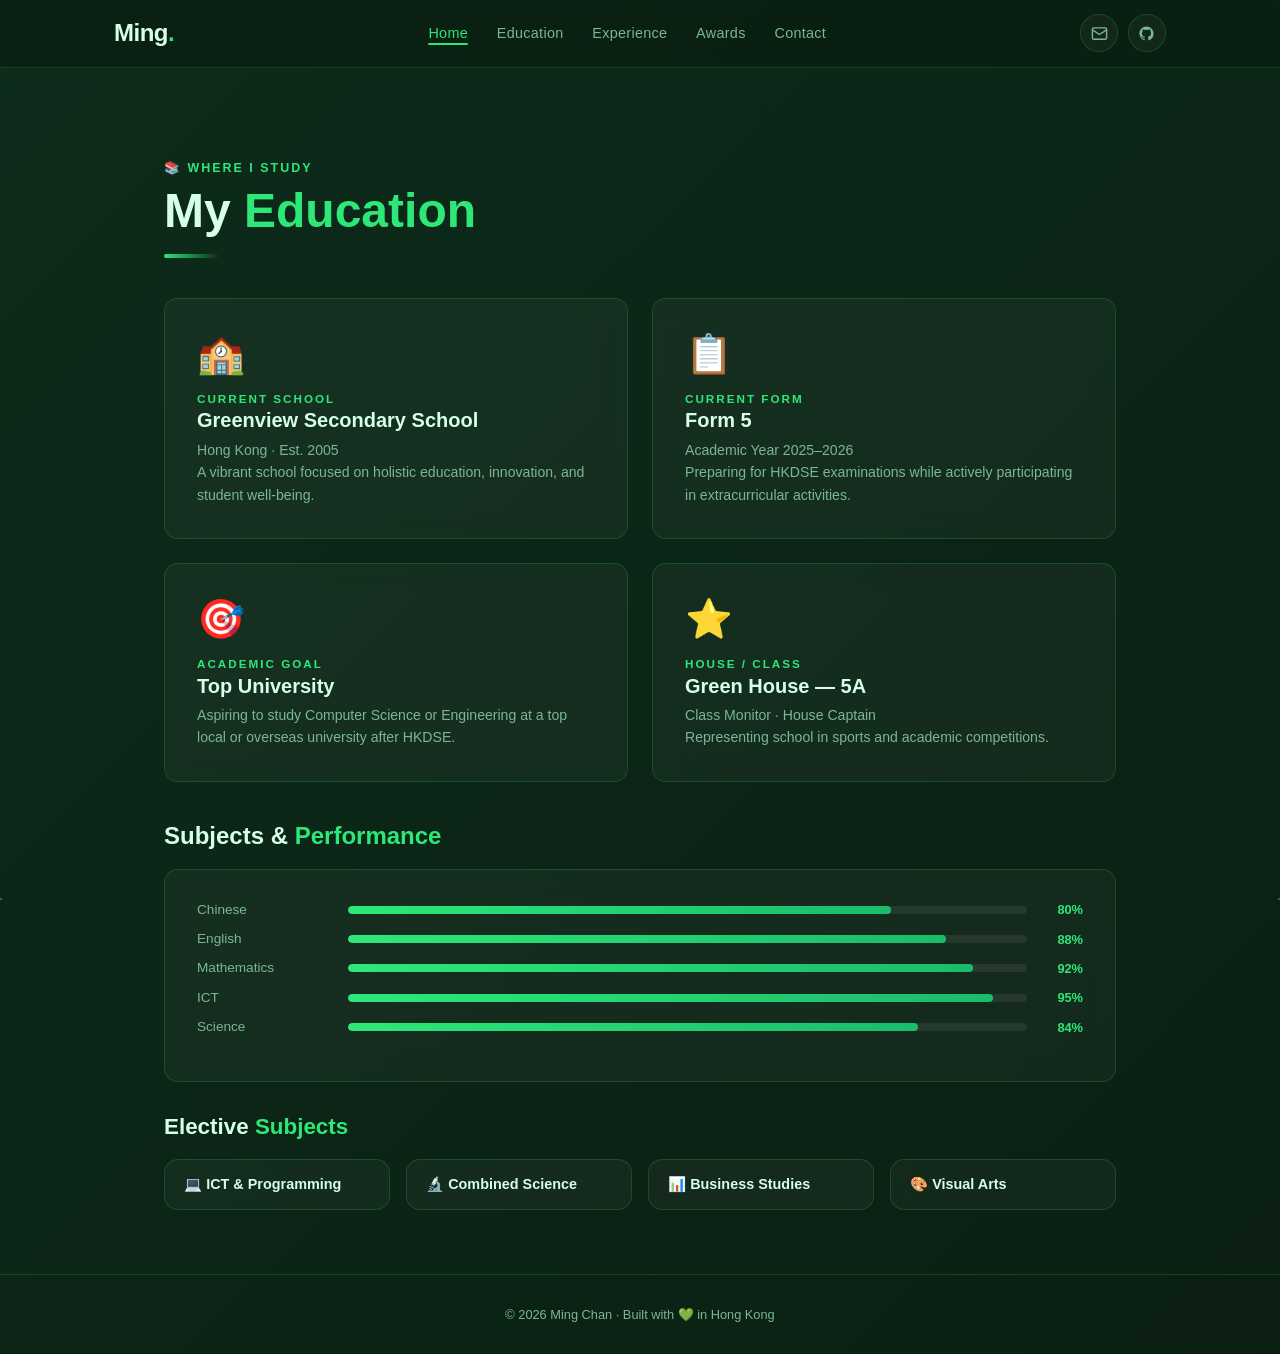
<file: education.html>
<!DOCTYPE html>
<html lang="en">
<head>
  <meta charset="UTF-8"/>
  <meta name="viewport" content="width=device-width,initial-scale=1.0"/>
  <title>Ming Chan — Education</title>
  <link rel="stylesheet" href="style.css"/>
  <script src="main.js" defer></script>
</head>
<body>

<nav class="navbar" id="navbar">
  <div class="nav-container">
    <a class="nav-logo" href="index.html">Ming<span class="dot">.</span></a>
    <ul class="nav-links" id="navLinks">
      <li><a href="index.html#home"         class="nav-link">Home</a></li>
      <li><a href="index.html#education"    class="nav-link">Education</a></li>
      <li><a href="index.html#experience"   class="nav-link">Experience</a></li>
      <li><a href="index.html#achievements" class="nav-link">Awards</a></li>
      <li><a href="index.html#contact"      class="nav-link">Contact</a></li>
    </ul>
    <div class="nav-actions">
      <a href="mailto:abc@gmail.com" class="icon-btn" title="Email Me">
        <svg xmlns="http://www.w3.org/2000/svg" viewBox="0 0 24 24" fill="none"
             stroke="currentColor" stroke-width="2" stroke-linecap="round" stroke-linejoin="round">
          <rect x="2" y="4" width="20" height="16" rx="2"/>
          <path d="m22 7-8.97 5.7a1.94 1.94 0 0 1-2.06 0L2 7"/>
        </svg>
      </a>
      <a href="https://github.com/tempinstructor2-pixel" target="_blank" class="icon-btn" title="GitHub">
        <svg viewBox="0 0 24 24" fill="currentColor">
          <path d="M12 2C6.477 2 2 6.484 2 12.017c0 4.425 2.865 8.18 6.839 9.504.5.092.682-.217.682-.483
          0-.237-.008-.868-.013-1.703-2.782.605-3.369-1.343-3.369-1.343-.454-1.158-1.11-1.466-1.11-1.466
          -.908-.62.069-.608.069-.608 1.003.07 1.531 1.032 1.531 1.032.892 1.53 2.341 1.088 2.91.832
          .092-.647.35-1.088.636-1.338-2.22-.253-4.555-1.113-4.555-4.951 0-1.093.39-1.988 1.029-2.688
          -.103-.253-.446-1.272.098-2.65 0 0 .84-.27 2.75 1.026A9.564 9.564 0 0 1 12 6.844a9.59 9.59 0 0 1
          2.504.337c1.909-1.296 2.747-1.027 2.747-1.027.546 1.379.202 2.398.1 2.651.64.7 1.028 1.595
          1.028 2.688 0 3.848-2.339 4.695-4.566 4.943.359.309.678.92.678 1.855 0 1.338-.012 2.419-.012
          2.747 0 .268.18.58.688.482A10.019 10.019 0 0 0 22 12.017C22 6.484 17.522 2 12 2z"/>
        </svg>
      </a>
      <button class="hamburger" id="hamburger" aria-label="Toggle menu">
        <span></span><span></span><span></span>
      </button>
    </div>
  </div>
</nav>

<main class="page">
  <div class="section-wrap">
    <p class="section-tag fade-up">&#x1F4DA; Where I Study</p>
    <h2 class="section-title fade-up">My <span>Education</span></h2>
    <div class="section-divider fade-up"></div>

    <div class="edu-grid">
      <div class="glass-card edu-card fade-up">
        <div class="edu-icon">&#x1F3EB;</div>
        <div class="edu-label">Current School</div>
        <div class="edu-value">Greenview Secondary School</div>
        <div class="edu-sub">Hong Kong &middot; Est. 2005<br/>A vibrant school focused on holistic education, innovation, and student well-being.</div>
      </div>
      <div class="glass-card edu-card fade-up">
        <div class="edu-icon">&#x1F4CB;</div>
        <div class="edu-label">Current Form</div>
        <div class="edu-value">Form 5</div>
        <div class="edu-sub">Academic Year 2025&ndash;2026<br/>Preparing for HKDSE examinations while actively participating in extracurricular activities.</div>
      </div>
      <div class="glass-card edu-card fade-up">
        <div class="edu-icon">&#x1F3AF;</div>
        <div class="edu-label">Academic Goal</div>
        <div class="edu-value">Top University</div>
        <div class="edu-sub">Aspiring to study Computer Science or Engineering at a top local or overseas university after HKDSE.</div>
      </div>
      <div class="glass-card edu-card fade-up">
        <div class="edu-icon">&#x2B50;</div>
        <div class="edu-label">House / Class</div>
        <div class="edu-value">Green House &mdash; 5A</div>
        <div class="edu-sub">Class Monitor &middot; House Captain<br/>Representing school in sports and academic competitions.</div>
      </div>
    </div>

    <h3 style="font-size:1.5rem;font-weight:800;margin-bottom:1.2rem" class="fade-up">
      Subjects &amp; <span style="color:var(--green)">Performance</span>
    </h3>
    <div class="glass-card bar-wrap fade-up">
      <div class="bar-row"><div class="bar-subject">Chinese</div>
        <div class="bar-track"><div class="bar-fill" data-pct="80"></div></div>
        <div class="bar-pct">80%</div></div>
      <div class="bar-row"><div class="bar-subject">English</div>
        <div class="bar-track"><div class="bar-fill" data-pct="88"></div></div>
        <div class="bar-pct">88%</div></div>
      <div class="bar-row"><div class="bar-subject">Mathematics</div>
        <div class="bar-track"><div class="bar-fill" data-pct="92"></div></div>
        <div class="bar-pct">92%</div></div>
      <div class="bar-row"><div class="bar-subject">ICT</div>
        <div class="bar-track"><div class="bar-fill" data-pct="95"></div></div>
        <div class="bar-pct">95%</div></div>
      <div class="bar-row"><div class="bar-subject">Science</div>
        <div class="bar-track"><div class="bar-fill" data-pct="84"></div></div>
        <div class="bar-pct">84%</div></div>
    </div>

    <h3 style="font-size:1.4rem;font-weight:800;margin-bottom:1.2rem" class="fade-up">
      Elective <span style="color:var(--green)">Subjects</span>
    </h3>
    <div class="course-grid">
      <div class="glass-card course-chip fade-up">&#x1F4BB; ICT &amp; Programming</div>
      <div class="glass-card course-chip fade-up">&#x1F52C; Combined Science</div>
      <div class="glass-card course-chip fade-up">&#x1F4CA; Business Studies</div>
      <div class="glass-card course-chip fade-up">&#x1F3A8; Visual Arts</div>
    </div>
  </div>
</main>
<footer class="footer"><p>&#169; 2026 Ming Chan &middot; Built with &#x1F49A; in Hong Kong</p></footer>
</body>
</html>
</file>
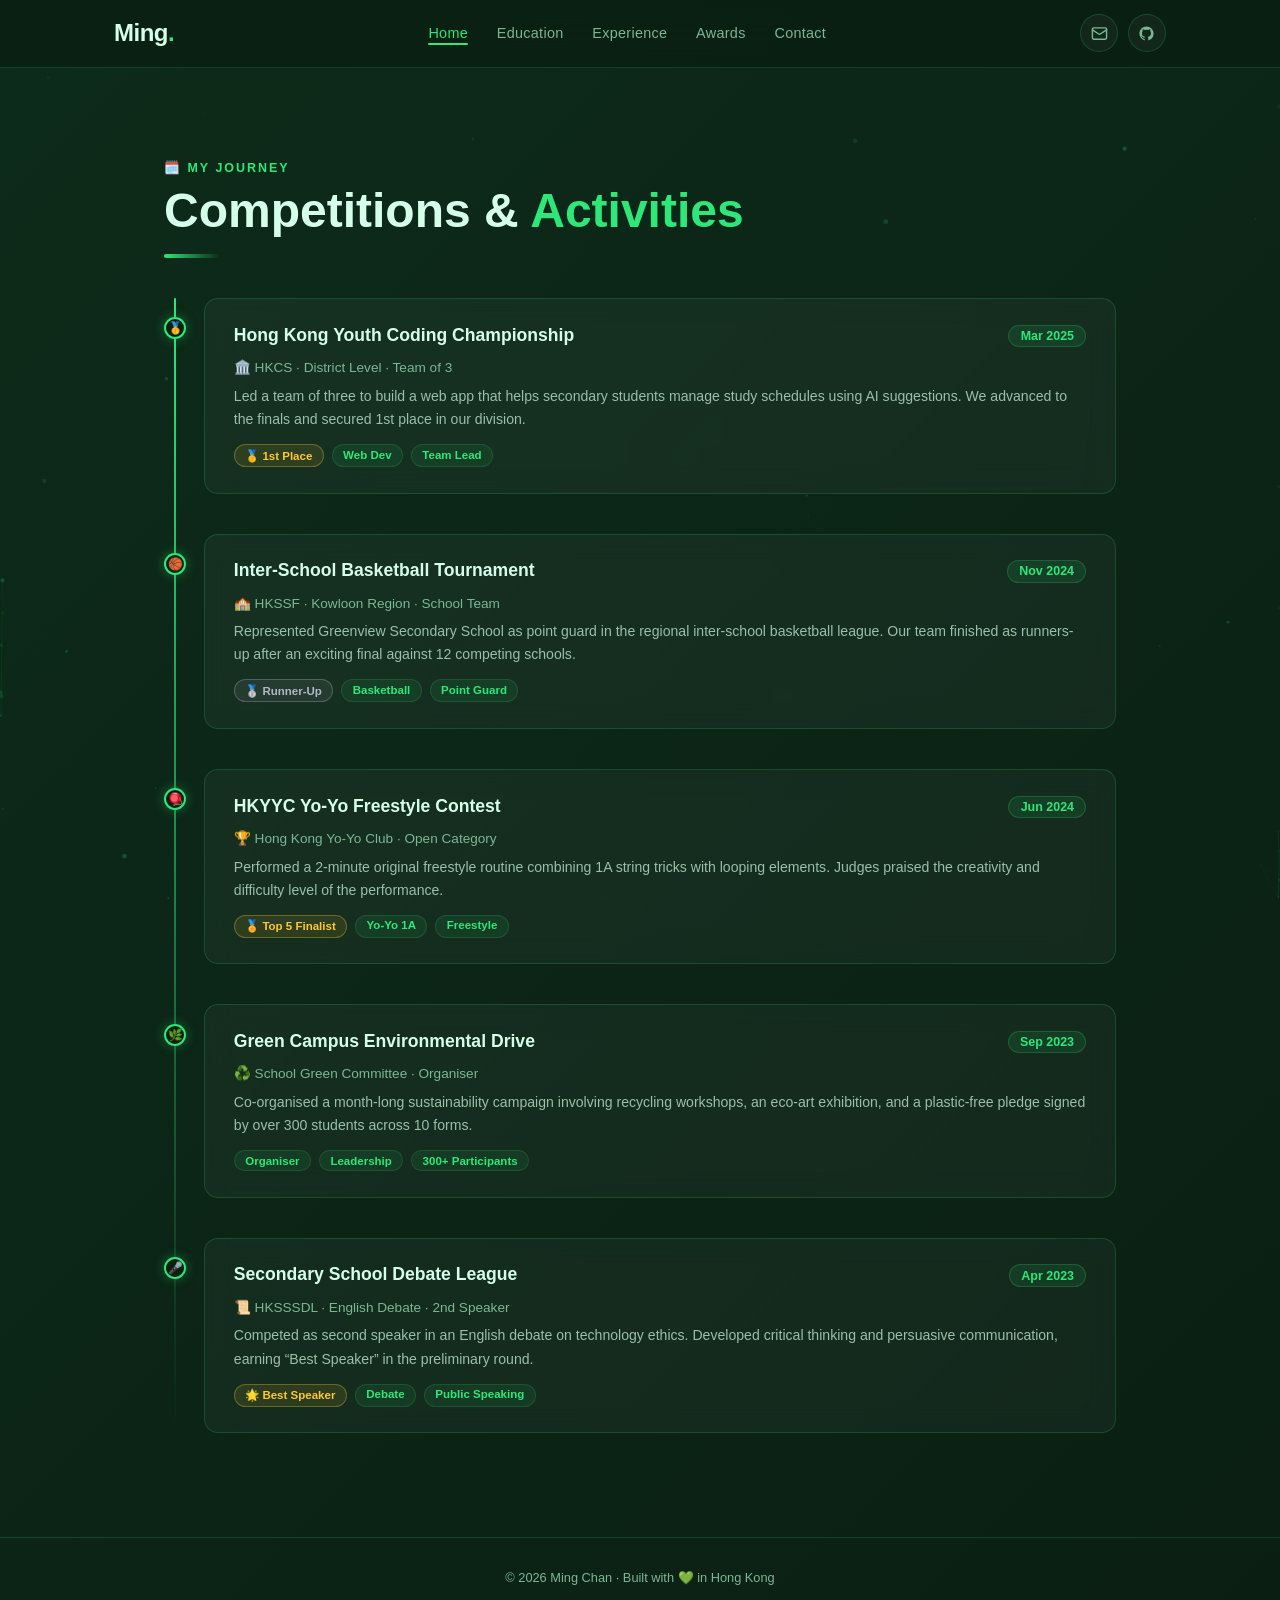
<file: experience.html>
<!DOCTYPE html>
<html lang="en">
<head>
  <meta charset="UTF-8"/>
  <meta name="viewport" content="width=device-width,initial-scale=1.0"/>
  <title>Ming Chan — Experience</title>
  <link rel="stylesheet" href="style.css"/>
  <script src="main.js" defer></script>
</head>
<body>

<nav class="navbar" id="navbar">
  <div class="nav-container">
    <a class="nav-logo" href="index.html">Ming<span class="dot">.</span></a>
    <ul class="nav-links" id="navLinks">
      <li><a href="index.html#home"         class="nav-link">Home</a></li>
      <li><a href="index.html#education"    class="nav-link">Education</a></li>
      <li><a href="index.html#experience"   class="nav-link">Experience</a></li>
      <li><a href="index.html#achievements" class="nav-link">Awards</a></li>
      <li><a href="index.html#contact"      class="nav-link">Contact</a></li>
    </ul>
    <div class="nav-actions">
      <a href="mailto:abc@gmail.com" class="icon-btn" title="Email Me">
        <svg xmlns="http://www.w3.org/2000/svg" viewBox="0 0 24 24" fill="none"
             stroke="currentColor" stroke-width="2" stroke-linecap="round" stroke-linejoin="round">
          <rect x="2" y="4" width="20" height="16" rx="2"/>
          <path d="m22 7-8.97 5.7a1.94 1.94 0 0 1-2.06 0L2 7"/>
        </svg>
      </a>
      <a href="https://github.com/tempinstructor2-pixel" target="_blank" class="icon-btn" title="GitHub">
        <svg viewBox="0 0 24 24" fill="currentColor">
          <path d="M12 2C6.477 2 2 6.484 2 12.017c0 4.425 2.865 8.18 6.839 9.504.5.092.682-.217.682-.483
          0-.237-.008-.868-.013-1.703-2.782.605-3.369-1.343-3.369-1.343-.454-1.158-1.11-1.466-1.11-1.466
          -.908-.62.069-.608.069-.608 1.003.07 1.531 1.032 1.531 1.032.892 1.53 2.341 1.088 2.91.832
          .092-.647.35-1.088.636-1.338-2.22-.253-4.555-1.113-4.555-4.951 0-1.093.39-1.988 1.029-2.688
          -.103-.253-.446-1.272.098-2.65 0 0 .84-.27 2.75 1.026A9.564 9.564 0 0 1 12 6.844a9.59 9.59 0 0 1
          2.504.337c1.909-1.296 2.747-1.027 2.747-1.027.546 1.379.202 2.398.1 2.651.64.7 1.028 1.595
          1.028 2.688 0 3.848-2.339 4.695-4.566 4.943.359.309.678.92.678 1.855 0 1.338-.012 2.419-.012
          2.747 0 .268.18.58.688.482A10.019 10.019 0 0 0 22 12.017C22 6.484 17.522 2 12 2z"/>
        </svg>
      </a>
      <button class="hamburger" id="hamburger" aria-label="Toggle menu">
        <span></span><span></span><span></span>
      </button>
    </div>
  </div>
</nav>

<main class="page">
  <div class="section-wrap">
    <p class="section-tag fade-up">&#x1F5D3;&#xFE0F; My Journey</p>
    <h2 class="section-title fade-up">Competitions &amp; <span>Activities</span></h2>
    <div class="section-divider fade-up"></div>

    <div class="timeline">

      <div class="tl-item fade-up">
        <div class="tl-dot">&#x1F947;</div>
        <div class="glass-card tl-card">
          <div class="tl-header">
            <div class="tl-title">Hong Kong Youth Coding Championship</div>
            <div class="tl-date">Mar 2025</div>
          </div>
          <div class="tl-org">&#x1F3DB;&#xFE0F; HKCS &middot; District Level &middot; Team of 3</div>
          <div class="tl-desc">Led a team of three to build a web app that helps secondary students
            manage study schedules using AI suggestions. We advanced to the finals and secured
            1st place in our division.</div>
          <div class="tl-badges">
            <span class="tl-badge gold">&#x1F947; 1st Place</span>
            <span class="tl-badge">Web Dev</span>
            <span class="tl-badge">Team Lead</span>
          </div>
        </div>
      </div>

      <div class="tl-item fade-up">
        <div class="tl-dot">&#x1F3C0;</div>
        <div class="glass-card tl-card">
          <div class="tl-header">
            <div class="tl-title">Inter-School Basketball Tournament</div>
            <div class="tl-date">Nov 2024</div>
          </div>
          <div class="tl-org">&#x1F3EB; HKSSF &middot; Kowloon Region &middot; School Team</div>
          <div class="tl-desc">Represented Greenview Secondary School as point guard in the regional
            inter-school basketball league. Our team finished as runners-up after an exciting final
            against 12 competing schools.</div>
          <div class="tl-badges">
            <span class="tl-badge silver">&#x1F948; Runner-Up</span>
            <span class="tl-badge">Basketball</span>
            <span class="tl-badge">Point Guard</span>
          </div>
        </div>
      </div>

      <div class="tl-item fade-up">
        <div class="tl-dot">&#x1FA80;</div>
        <div class="glass-card tl-card">
          <div class="tl-header">
            <div class="tl-title">HKYYC Yo-Yo Freestyle Contest</div>
            <div class="tl-date">Jun 2024</div>
          </div>
          <div class="tl-org">&#x1F3C6; Hong Kong Yo-Yo Club &middot; Open Category</div>
          <div class="tl-desc">Performed a 2-minute original freestyle routine combining 1A string
            tricks with looping elements. Judges praised the creativity and difficulty level
            of the performance.</div>
          <div class="tl-badges">
            <span class="tl-badge gold">&#x1F3C5; Top 5 Finalist</span>
            <span class="tl-badge">Yo-Yo 1A</span>
            <span class="tl-badge">Freestyle</span>
          </div>
        </div>
      </div>

      <div class="tl-item fade-up">
        <div class="tl-dot">&#x1F33F;</div>
        <div class="glass-card tl-card">
          <div class="tl-header">
            <div class="tl-title">Green Campus Environmental Drive</div>
            <div class="tl-date">Sep 2023</div>
          </div>
          <div class="tl-org">&#x267B;&#xFE0F; School Green Committee &middot; Organiser</div>
          <div class="tl-desc">Co-organised a month-long sustainability campaign involving recycling
            workshops, an eco-art exhibition, and a plastic-free pledge signed by over 300
            students across 10 forms.</div>
          <div class="tl-badges">
            <span class="tl-badge">Organiser</span>
            <span class="tl-badge">Leadership</span>
            <span class="tl-badge">300+ Participants</span>
          </div>
        </div>
      </div>

      <div class="tl-item fade-up">
        <div class="tl-dot">&#x1F3A4;</div>
        <div class="glass-card tl-card">
          <div class="tl-header">
            <div class="tl-title">Secondary School Debate League</div>
            <div class="tl-date">Apr 2023</div>
          </div>
          <div class="tl-org">&#x1F4DC; HKSSSDL &middot; English Debate &middot; 2nd Speaker</div>
          <div class="tl-desc">Competed as second speaker in an English debate on technology ethics.
            Developed critical thinking and persuasive communication, earning &ldquo;Best Speaker&rdquo;
            in the preliminary round.</div>
          <div class="tl-badges">
            <span class="tl-badge gold">&#x1F31F; Best Speaker</span>
            <span class="tl-badge">Debate</span>
            <span class="tl-badge">Public Speaking</span>
          </div>
        </div>
      </div>

    </div>
  </div>
</main>
<footer class="footer"><p>&#169; 2026 Ming Chan &middot; Built with &#x1F49A; in Hong Kong</p></footer>
</body>
</html>
</file>
<file: style.css>
/* Shared site styles (base + page sections) */

*,*::before,*::after{box-sizing:border-box;margin:0;padding:0}
:root{
  --g1:#0d2b1a;--g2:#0a1f12;
  --green:#2de878;--green2:#1abc6c;--green3:#0f7c3e;
  --glow:rgba(45,232,120,.35);
  --card-bg:rgba(255,255,255,.04);--border:rgba(45,232,120,.18);
  --text:#d6ffe9;--muted:#7ab893;--radius:14px;--trans:.3s ease;
}

html{scroll-behavior:smooth}
body{font-family:'Segoe UI','Inter',sans-serif;
  background:linear-gradient(135deg,var(--g1) 0%,var(--g2) 100%);
  color:var(--text);min-height:100vh;overflow-x:hidden}

::-webkit-scrollbar{width:6px}
::-webkit-scrollbar-track{background:var(--g2)}
::-webkit-scrollbar-thumb{background:var(--green3);border-radius:99px}

/* Navbar */
.navbar{position:fixed;top:0;left:0;right:0;z-index:1000;
  background:rgba(10,31,18,.88);backdrop-filter:blur(18px);
  border-bottom:1px solid var(--border);transition:box-shadow var(--trans)}
.navbar.scrolled{box-shadow:0 4px 32px rgba(0,0,0,.45)}
.nav-container{max-width:1100px;margin:0 auto;
  display:flex;align-items:center;justify-content:space-between;padding:.9rem 1.5rem}
.nav-logo{font-size:1.5rem;font-weight:800;color:var(--text);text-decoration:none;letter-spacing:-.5px}
.nav-logo .dot{color:var(--green)}
.nav-links{display:flex;gap:1.8rem;list-style:none}
.nav-link{color:var(--muted);text-decoration:none;font-size:.9rem;font-weight:500;
  letter-spacing:.3px;position:relative;transition:color var(--trans)}
.nav-link::after{content:'';position:absolute;bottom:-4px;left:0;width:0;height:2px;
  background:var(--green);border-radius:99px;transition:width var(--trans)}
.nav-link:hover,.nav-link.active{color:var(--green)}
.nav-link:hover::after,.nav-link.active::after{width:100%}
.nav-actions{display:flex;align-items:center;gap:.6rem}
.icon-btn{display:grid;place-items:center;width:38px;height:38px;border-radius:50%;
  background:var(--card-bg);border:1px solid var(--border);color:var(--muted);
  transition:all var(--trans);text-decoration:none}
.icon-btn svg{width:17px;height:17px}
.icon-btn:hover{background:var(--green);color:var(--g2);
  box-shadow:0 0 16px var(--glow);border-color:var(--green)}
.hamburger{display:none;flex-direction:column;gap:5px;
  background:none;border:none;cursor:pointer;padding:4px}
.hamburger span{display:block;width:24px;height:2px;
  background:var(--muted);border-radius:99px;transition:all var(--trans)}

/* Layout */
.page{padding-top:80px;min-height:100vh;position:relative;z-index:1}
.section-wrap{max-width:1000px;margin:0 auto;padding:5rem 1.5rem 4rem}
.section-wrap.compact{padding-top:3rem}

/* Section headers */
.section-tag{font-size:.78rem;font-weight:700;letter-spacing:2px;
  color:var(--green);text-transform:uppercase;margin-bottom:.5rem}
.section-title{font-size:clamp(2rem,5vw,3rem);font-weight:800;
  line-height:1.15;margin-bottom:1rem}
.section-title span{color:var(--green)}
.section-divider{width:56px;height:4px;
  background:linear-gradient(90deg,var(--green),transparent);
  border-radius:99px;margin-bottom:2.5rem}

/* Cards */
.glass-card{background:var(--card-bg);border:1px solid var(--border);
  border-radius:var(--radius);backdrop-filter:blur(12px);
  transition:transform var(--trans),box-shadow var(--trans),border-color var(--trans)}
.glass-card:hover{transform:translateY(-4px);
  box-shadow:0 16px 48px rgba(0,0,0,.3),0 0 0 1px var(--green);
  border-color:var(--green)}

/* Buttons */
.btn-green{display:inline-flex;align-items:center;gap:.5rem;
  padding:.72rem 1.6rem;border-radius:99px;
  background:linear-gradient(135deg,var(--green),var(--green2));
  color:#0a1f12;font-weight:700;font-size:.92rem;
  text-decoration:none;border:none;cursor:pointer;
  transition:all var(--trans);box-shadow:0 0 24px var(--glow)}
.btn-green:hover{transform:translateY(-2px);box-shadow:0 0 40px var(--glow)}
.btn-outline{display:inline-flex;align-items:center;gap:.5rem;
  padding:.72rem 1.6rem;border-radius:99px;
  border:1.5px solid var(--border);color:var(--text);
  font-weight:600;font-size:.92rem;text-decoration:none;transition:all var(--trans)}
.btn-outline:hover{border-color:var(--green);color:var(--green)}

/* Particles */
#particle-canvas{position:fixed;top:0;left:0;width:100%;height:100%;
  pointer-events:none;z-index:0;opacity:.45}

/* Animations */
.fade-up{opacity:0;transform:translateY(30px);
  transition:opacity .7s ease,transform .7s ease}
.fade-up.visible{opacity:1;transform:translateY(0)}

/* Footer */
.footer{text-align:center;padding:2rem 1.5rem;color:var(--muted);
  font-size:.8rem;border-top:1px solid var(--border);position:relative;z-index:1}

/* Responsive */
@media(max-width:768px){
  .nav-links{display:none;flex-direction:column;
    position:fixed;top:65px;left:0;right:0;
    background:rgba(10,31,18,.97);padding:1.5rem;gap:1.2rem;
    border-bottom:1px solid var(--border);z-index:999}
  .nav-links.open{display:flex}
  .hamburger{display:flex}
}

/* Home hero */
.hero{min-height:calc(100vh - 80px);display:flex;align-items:center;padding:0 1.5rem}
.hero-inner{max-width:1000px;margin:0 auto;width:100%;
  display:grid;grid-template-columns:1fr 1fr;gap:4rem;align-items:center}
.hero-greeting{font-size:.9rem;color:var(--green);font-weight:700;
  letter-spacing:2px;text-transform:uppercase;margin-bottom:.8rem}
.hero-name{font-size:clamp(2.6rem,7vw,4.5rem);font-weight:900;line-height:1.05;margin-bottom:.5rem}
.hero-name span{color:var(--green)}
.hero-tagline{font-size:1.1rem;color:var(--muted);margin-bottom:1.4rem;min-height:1.6rem}
.cursor{display:inline-block;width:2px;height:1.1em;background:var(--green);
  animation:blink .8s step-end infinite;vertical-align:middle}
@keyframes blink{50%{opacity:0}}
.hero-desc{line-height:1.8;color:#9abfaa;margin-bottom:2rem;font-size:.97rem}
.hero-cta{display:flex;gap:1rem;flex-wrap:wrap}
.avatar-ring{width:280px;height:280px;border-radius:50%;
  background:conic-gradient(var(--green) 0%,var(--green3) 30%,transparent 60%);
  padding:3px;animation:spin 8s linear infinite}
@keyframes spin{to{transform:rotate(360deg)}}
.avatar-inner{width:100%;height:100%;border-radius:50%;background:var(--g2);
  display:flex;align-items:center;justify-content:center;font-size:4.5rem;user-select:none}
.hero-avatar-wrap{display:flex;justify-content:center;align-items:center}
.stats{display:flex;gap:2.5rem;margin-top:2.5rem;flex-wrap:wrap}
.stat-num{font-size:2rem;font-weight:900;color:var(--green);display:block;line-height:1}
.stat-label{font-size:.75rem;color:var(--muted);margin-top:.3rem;letter-spacing:.5px}
@media(max-width:700px){
  .hero-inner{grid-template-columns:1fr;text-align:center}
  .hero-avatar-wrap{display:none}
  .hero-cta,.stats{justify-content:center}
}

/* Experience timeline */
.timeline{position:relative;padding-left:2.5rem;margin-top:1rem}
.timeline::before{content:'';position:absolute;left:10px;top:0;bottom:0;
  width:2px;background:linear-gradient(180deg,var(--green),transparent);border-radius:99px}
.tl-item{position:relative;margin-bottom:2.5rem}
.tl-dot{position:absolute;left:-2.5rem;top:1.2rem;width:22px;height:22px;border-radius:50%;
  background:var(--g2);border:2px solid var(--green);
  box-shadow:0 0 12px var(--glow);display:grid;place-items:center;font-size:.75rem;z-index:1}
.tl-card{padding:1.6rem 1.8rem;border-radius:var(--radius)}
.tl-header{display:flex;align-items:flex-start;justify-content:space-between;
  flex-wrap:wrap;gap:.5rem;margin-bottom:.75rem}
.tl-title{font-size:1.1rem;font-weight:800}
.tl-date{font-size:.78rem;color:var(--green);font-weight:700;
  background:rgba(45,232,120,.1);border:1px solid rgba(45,232,120,.2);
  padding:.2rem .7rem;border-radius:99px;white-space:nowrap}
.tl-org{font-size:.85rem;color:var(--muted);margin-bottom:.6rem}
.tl-desc{font-size:.88rem;line-height:1.65;color:#9abfaa}
.tl-badges{display:flex;flex-wrap:wrap;gap:.5rem;margin-top:.8rem}
.tl-badge{font-size:.72rem;padding:.22rem .65rem;
  background:rgba(45,232,120,.08);border:1px solid rgba(45,232,120,.15);
  border-radius:99px;color:var(--green);font-weight:600}
.tl-badge.gold{background:rgba(255,200,50,.1);border-color:rgba(255,200,50,.3);color:#ffc832}
.tl-badge.silver{background:rgba(180,180,200,.1);border-color:rgba(180,180,200,.3);color:#b4b4c8}

/* Education */
.edu-grid{display:grid;grid-template-columns:1fr 1fr;gap:1.5rem;margin-bottom:2.5rem}
.edu-card{padding:2rem;border-radius:var(--radius)}
.edu-icon{font-size:2.4rem;margin-bottom:.9rem}
.edu-label{font-size:.73rem;font-weight:700;color:var(--green);
  letter-spacing:2px;text-transform:uppercase;margin-bottom:.3rem}
.edu-value{font-size:1.25rem;font-weight:800;margin-bottom:.4rem}
.edu-sub{color:var(--muted);font-size:.88rem;line-height:1.6}
.bar-wrap{padding:2rem;border-radius:var(--radius);margin-bottom:2rem}
.bar-row{display:flex;align-items:center;gap:1rem;margin-bottom:.9rem}
.bar-subject{width:135px;font-size:.85rem;color:var(--muted);flex-shrink:0}
.bar-track{flex:1;height:8px;background:rgba(255,255,255,.07);border-radius:99px;overflow:hidden}
.bar-fill{height:100%;border-radius:99px;
  background:linear-gradient(90deg,var(--green),var(--green2));
  width:0;transition:width 1.3s cubic-bezier(.25,.8,.25,1)}
.bar-pct{width:40px;font-size:.8rem;color:var(--green);font-weight:700;text-align:right}
.course-grid{display:grid;grid-template-columns:repeat(auto-fill,minmax(185px,1fr));gap:1rem}
.course-chip{padding:1rem 1.2rem;border-radius:var(--radius);
  display:flex;align-items:center;gap:.75rem;font-size:.9rem;font-weight:600}
@media(max-width:620px){.edu-grid{grid-template-columns:1fr}}

/* Awards */
.award-grid{display:grid;grid-template-columns:repeat(auto-fill,minmax(255px,1fr));gap:1.5rem}
.award-card{padding:2rem;border-radius:var(--radius);text-align:center;position:relative;overflow:hidden}
.award-card::after{content:'';position:absolute;inset:0;
  background:linear-gradient(135deg,rgba(45,232,120,.05),transparent);pointer-events:none}
.award-icon{font-size:2.8rem;display:block;margin-bottom:.8rem}
.award-title{font-size:1rem;font-weight:800;margin-bottom:.3rem}
.award-org{font-size:.8rem;color:var(--muted);margin-bottom:.6rem}
.award-year{display:inline-block;font-size:.75rem;font-weight:700;color:var(--green);
  background:rgba(45,232,120,.1);border:1px solid rgba(45,232,120,.2);
  border-radius:99px;padding:.2rem .7rem}
.cert-list{display:flex;flex-direction:column;gap:1rem}
.cert-row{display:flex;align-items:center;gap:1.2rem;
  padding:1.1rem 1.5rem;border-radius:var(--radius)}
.cert-icon{font-size:1.5rem;flex-shrink:0}
.cert-name{font-size:.95rem;font-weight:700}
.cert-issuer{font-size:.8rem;color:var(--muted)}
.cert-date{margin-left:auto;font-size:.78rem;color:var(--green);font-weight:600;white-space:nowrap}

/* Contact */
.contact-grid{display:grid;grid-template-columns:1fr 1.4fr;gap:2.5rem;align-items:start}
.contact-info{display:flex;flex-direction:column;gap:1.2rem}
.info-card{padding:1.4rem 1.6rem;border-radius:var(--radius);
  display:flex;align-items:center;gap:1rem;text-decoration:none;color:inherit;
  transition:all var(--trans)}
.info-card:hover{border-color:var(--green);transform:translateX(6px)}
.info-icon{width:46px;height:46px;border-radius:12px;flex-shrink:0;
  background:rgba(45,232,120,.12);display:grid;place-items:center;font-size:1.4rem}
.info-label{font-size:.73rem;color:var(--muted);font-weight:600;
  letter-spacing:.5px;text-transform:uppercase}
.info-val{font-size:.93rem;font-weight:700;margin-top:.1rem;word-break:break-all}
.form-card{padding:2.2rem;border-radius:var(--radius)}
.form-title{font-size:1.3rem;font-weight:800;margin-bottom:1.5rem}
.form-group{margin-bottom:1.2rem}
.form-group label{display:block;font-size:.78rem;color:var(--muted);
  font-weight:600;letter-spacing:.5px;text-transform:uppercase;margin-bottom:.45rem}
.form-group input,.form-group textarea{
  width:100%;padding:.85rem 1rem;border-radius:10px;
  background:rgba(255,255,255,.05);border:1px solid var(--border);
  color:var(--text);font-size:.9rem;font-family:inherit;
  transition:border-color var(--trans);outline:none}
.form-group input:focus,.form-group textarea:focus{
  border-color:var(--green);box-shadow:0 0 0 3px rgba(45,232,120,.12)}
.form-group textarea{resize:vertical;min-height:120px}
.form-row{display:grid;grid-template-columns:1fr 1fr;gap:1rem}
.toast{position:fixed;bottom:2rem;right:2rem;z-index:9999;
  background:var(--green);color:#0a1f12;font-weight:700;
  padding:.9rem 1.6rem;border-radius:99px;font-size:.9rem;
  box-shadow:0 8px 32px rgba(45,232,120,.35);
  transform:translateY(80px);opacity:0;transition:all .4s ease}
.toast.show{transform:translateY(0);opacity:1}
@media(max-width:700px){
  .contact-grid{grid-template-columns:1fr}
  .form-row{grid-template-columns:1fr}
}
</file>
